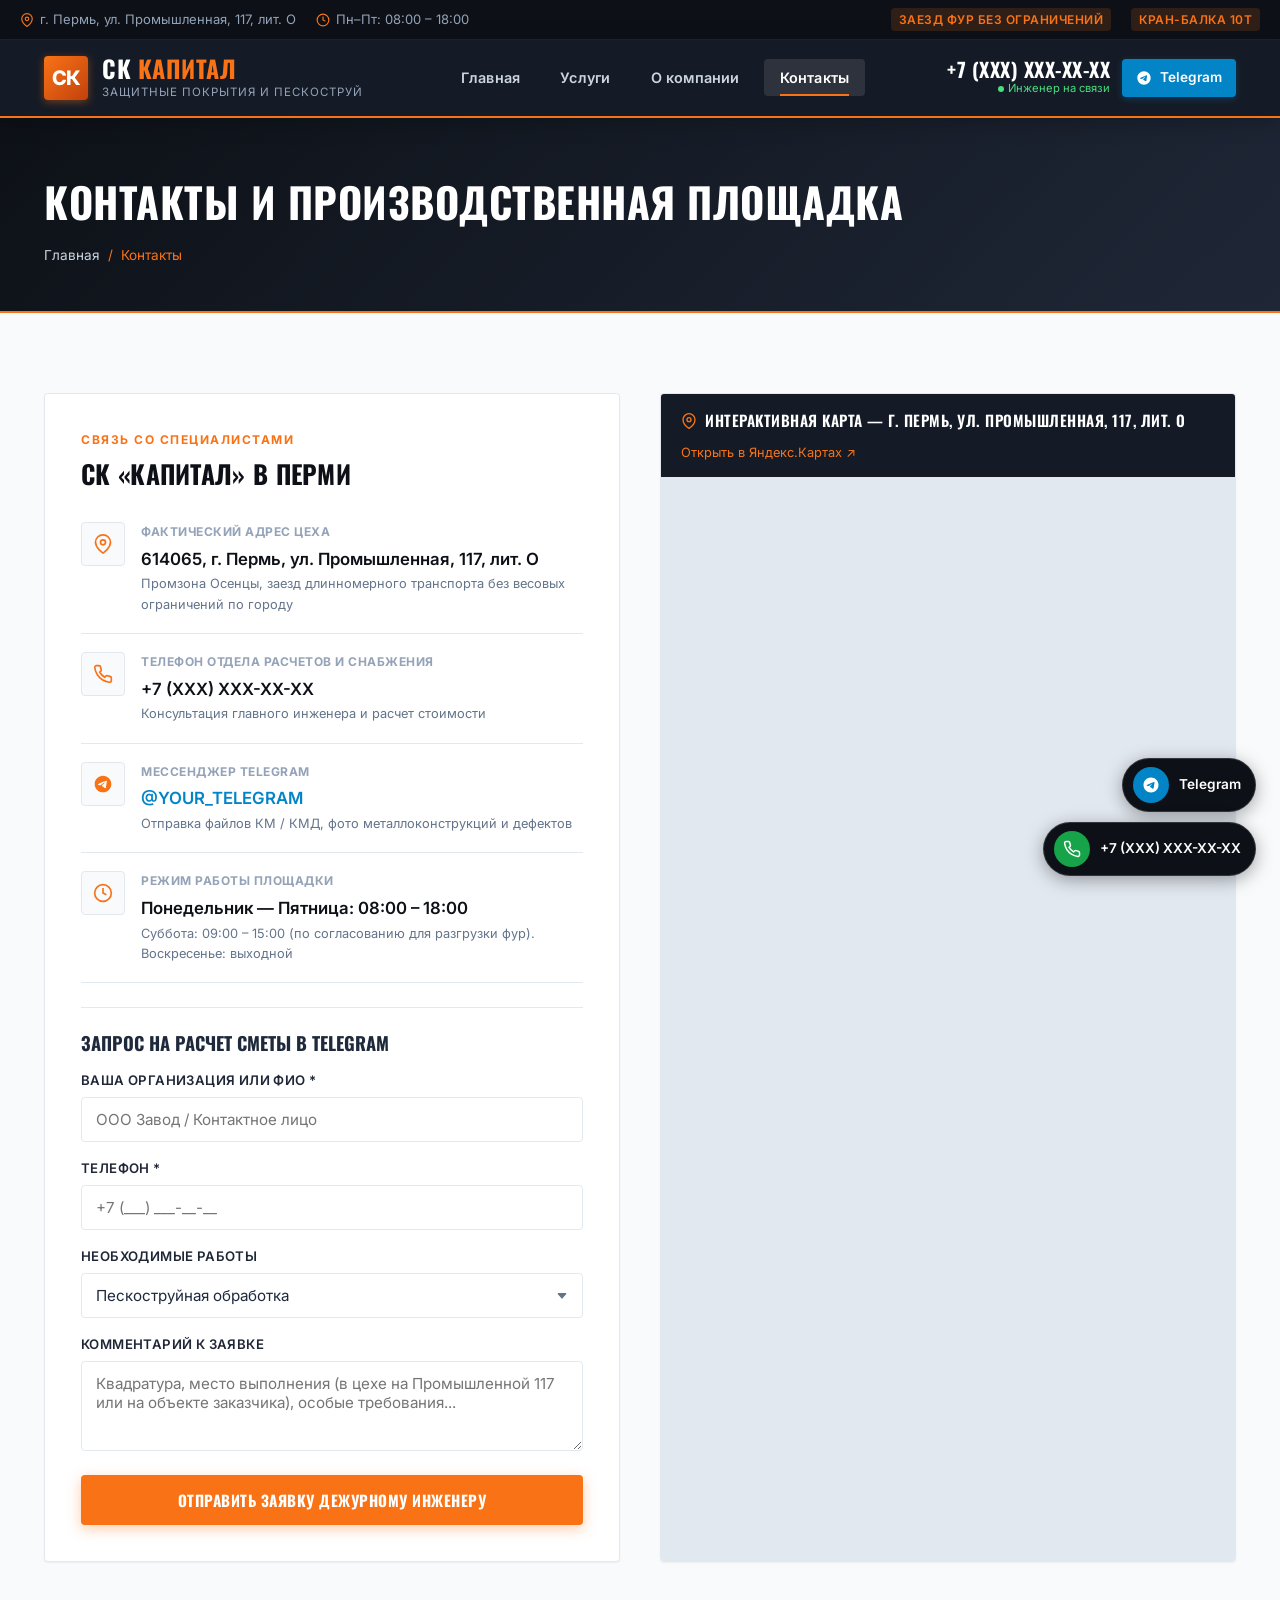
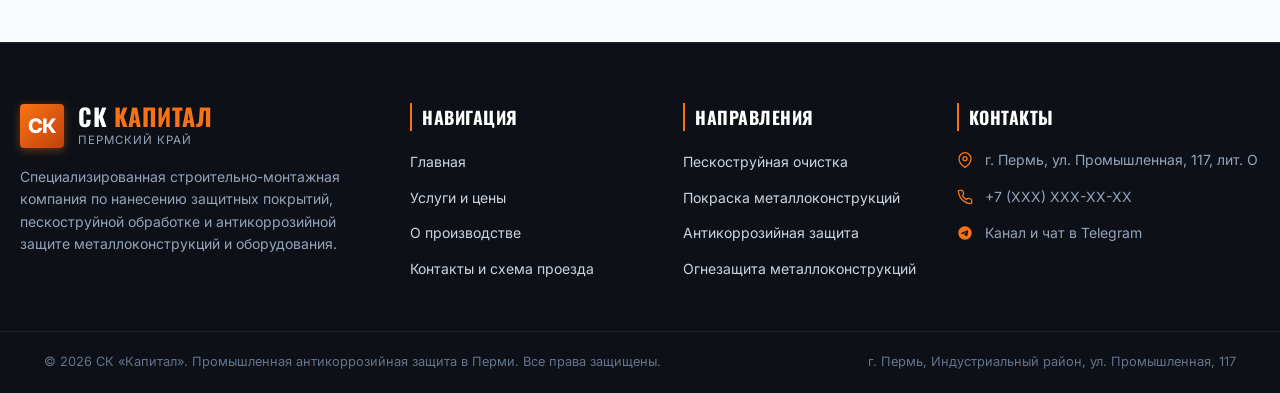
<file: contacts.html>
<!DOCTYPE html>
<html lang="ru">
<head>
  <meta charset="UTF-8">
  <meta name="viewport" content="width=device-width, initial-scale=1.0">
  <meta name="description" content="Контакты СК Капитал в Перми — ул. Промышленная, 117 лит. О. Телефоны, Telegram инженера, реквизиты, схема заезда грузового транспорта и интерактивная карта.">
  <title>Контакты и схема проезда — СК Капитал (Пермь)</title>
  <link rel="stylesheet" href="css/style.css">
</head>
<body>

  <!-- TOP BAR -->
  <div class="topbar">
    <div class="container topbar__inner">
      <div class="topbar__info">
        <span class="topbar__item">
          <svg viewBox="0 0 24 24" fill="none" stroke="currentColor" stroke-width="2"><path d="M21 10c0 7-9 13-9 13s-9-6-9-13a9 9 0 0 1 18 0z"/><circle cx="12" cy="10" r="3"/></svg>
          г. Пермь, ул. Промышленная, 117, лит. О
        </span>
        <span class="topbar__item">
          <svg viewBox="0 0 24 24" fill="none" stroke="currentColor" stroke-width="2"><circle cx="12" cy="12" r="10"/><polyline points="12 6 12 12 16 14"/></svg>
          Пн–Пт: 08:00 – 18:00
        </span>
      </div>
      <div class="topbar__info">
        <span class="topbar__badge">Заезд фур без ограничений</span>
        <span class="topbar__badge">Кран-балка 10т</span>
      </div>
    </div>
  </div>

  <!-- HEADER -->
  <header class="header">
    <div class="container header__inner">
      <a href="index.html" class="logo">
        <div class="logo__mark">СК</div>
        <div class="logo__text">
          <span class="logo__title">СК <span>Капитал</span></span>
          <span class="logo__subtitle">Защитные покрытия и пескоструй</span>
        </div>
      </a>

      <nav class="nav" aria-label="Основное меню">
        <ul class="nav__list">
          <li><a href="index.html" class="nav__link">Главная</a></li>
          <li><a href="services.html" class="nav__link">Услуги</a></li>
          <li><a href="about.html" class="nav__link">О компании</a></li>
          <li><a href="contacts.html" class="nav__link nav__link--active">Контакты</a></li>
        </ul>
      </nav>

      <div class="header__actions">
        <div class="header__phone-wrap">
          <a href="tel:+7XXXXXXXXXX" class="header__phone-number">+7 (XXX) XXX-XX-XX</a>
          <span class="header__phone-hint">Инженер на связи</span>
        </div>
        <a href="https://t.me/YOUR_TELEGRAM" target="_blank" rel="noopener" class="btn-tg-header">
          <svg viewBox="0 0 24 24" fill="currentColor"><path d="M12 2C6.48 2 2 6.48 2 12s4.48 10 10 10 10-4.48 10-10S17.52 2 12 2zm4.64 6.8c-.15 1.58-.8 5.42-1.13 7.19-.14.75-.42 1-.68 1.03-.58.05-1.02-.38-1.58-.75-.88-.58-1.38-.94-2.23-1.5-.99-.65-.35-1.01.22-1.59.15-.15 2.71-2.48 2.76-2.69a.2.2 0 0 0-.05-.18c-.06-.05-.14-.03-.21-.02-.09.02-1.49.95-4.22 2.79-.4.27-.76.41-1.08.4-.36-.01-1.04-.2-1.55-.37-.63-.2-1.12-.31-1.08-.66.02-.18.27-.36.75-.55 2.92-1.27 4.86-2.11 5.83-2.51 2.78-1.16 3.35-1.36 3.73-1.36.08 0 .27.02.39.12.1.08.13.19.14.27-.01.06.01.24 0 .38z"/></svg>
          Telegram
        </a>
      </div>

      <button class="burger" aria-label="Открыть мобильное меню">
        <span></span><span></span><span></span>
      </button>
    </div>
  </header>

  <!-- PAGE HERO -->
  <div class="page-hero">
    <div class="container">
      <h1 class="page-hero__title">Контакты и производственная площадка</h1>
      <div class="breadcrumbs">
        <a href="index.html">Главная</a>
        <span>/</span>
        <span>Контакты</span>
      </div>
    </div>
  </div>

  <!-- CONTACTS MAIN -->
  <section class="section">
    <div class="container">
      <div class="contact-section-grid">

        <!-- Contacts Info Box -->
        <div class="contact-card-box">
          <span class="section-tag">Связь со специалистами</span>
          <h2 class="section-title" style="font-size: 1.6rem; margin-bottom: 16px;">СК «Капитал» в Перми</h2>

          <div class="contact-detail">
            <div class="contact-detail__icon">
              <svg viewBox="0 0 24 24" fill="none" stroke="currentColor" stroke-width="2"><path d="M21 10c0 7-9 13-9 13s-9-6-9-13a9 9 0 0 1 18 0z"/><circle cx="12" cy="10" r="3"/></svg>
            </div>
            <div class="contact-detail__content">
              <div class="contact-detail__label">Фактический адрес цеха</div>
              <div class="contact-detail__value">614065, г. Пермь, ул. Промышленная, 117, лит. О</div>
              <div class="contact-detail__sub">Промзона Осенцы, заезд длинномерного транспорта без весовых ограничений по городу</div>
            </div>
          </div>

          <div class="contact-detail">
            <div class="contact-detail__icon">
              <svg viewBox="0 0 24 24" fill="none" stroke="currentColor" stroke-width="2"><path d="M22 16.92v3a2 2 0 0 1-2.18 2 19.79 19.79 0 0 1-8.63-3.07 19.5 19.5 0 0 1-6-6 19.79 19.79 0 0 1-3.07-8.67A2 2 0 0 1 4.11 2h3a2 2 0 0 1 2 1.72 12.84 12.84 0 0 0 .7 2.81 2 2 0 0 1-.45 2.11L8.09 9.91a16 16 0 0 0 6 6l1.27-1.27a2 2 0 0 1 2.11-.45 12.84 12.84 0 0 0 2.81.7A2 2 0 0 1 22 16.92z"/></svg>
            </div>
            <div class="contact-detail__content">
              <div class="contact-detail__label">Телефон отдела расчетов и снабжения</div>
              <div class="contact-detail__value"><a href="tel:+7XXXXXXXXXX">+7 (XXX) XXX-XX-XX</a></div>
              <div class="contact-detail__sub">Консультация главного инженера и расчет стоимости</div>
            </div>
          </div>

          <div class="contact-detail">
            <div class="contact-detail__icon">
              <svg viewBox="0 0 24 24" fill="currentColor"><path d="M12 2C6.48 2 2 6.48 2 12s4.48 10 10 10 10-4.48 10-10S17.52 2 12 2zm4.64 6.8c-.15 1.58-.8 5.42-1.13 7.19-.14.75-.42 1-.68 1.03-.58.05-1.02-.38-1.58-.75-.88-.58-1.38-.94-2.23-1.5-.99-.65-.35-1.01.22-1.59.15-.15 2.71-2.48 2.76-2.69a.2.2 0 0 0-.05-.18c-.06-.05-.14-.03-.21-.02-.09.02-1.49.95-4.22 2.79-.4.27-.76.41-1.08.4-.36-.01-1.04-.2-1.55-.37-.63-.2-1.12-.31-1.08-.66.02-.18.27-.36.75-.55 2.92-1.27 4.86-2.11 5.83-2.51 2.78-1.16 3.35-1.36 3.73-1.36.08 0 .27.02.39.12.1.08.13.19.14.27-.01.06.01.24 0 .38z"/></svg>
            </div>
            <div class="contact-detail__content">
              <div class="contact-detail__label">Мессенджер Telegram</div>
              <div class="contact-detail__value">
                <a href="https://t.me/YOUR_TELEGRAM" target="_blank" rel="noopener" style="color: #0284c7;">
                  @YOUR_TELEGRAM
                </a>
              </div>
              <div class="contact-detail__sub">Отправка файлов КМ / КМД, фото металлоконструкций и дефектов</div>
            </div>
          </div>

          <div class="contact-detail">
            <div class="contact-detail__icon">
              <svg viewBox="0 0 24 24" fill="none" stroke="currentColor" stroke-width="2"><circle cx="12" cy="12" r="10"/><polyline points="12 6 12 12 16 14"/></svg>
            </div>
            <div class="contact-detail__content">
              <div class="contact-detail__label">Режим работы площадки</div>
              <div class="contact-detail__value">Понедельник — Пятница: 08:00 – 18:00</div>
              <div class="contact-detail__sub">Суббота: 09:00 – 15:00 (по согласованию для разгрузки фур). Воскресенье: выходной</div>
            </div>
          </div>

          <!-- Form inside contacts card -->
          <form class="ajax-form" data-form-title="Форма со страницы Контакты" style="margin-top: 24px; padding-top: 20px; border-top: 1px solid var(--c-border);">
            <h4 style="font-family: var(--font-heading); text-transform: uppercase; margin-bottom: 12px; font-size: 1.15rem;">Запрос на расчет сметы в Telegram</h4>
            <div class="form-status"></div>

            <div class="form-group">
              <label class="form-label">Ваша организация или ФИО *</label>
              <input type="text" name="name" class="form-control" placeholder="ООО Завод / Контактное лицо" required>
            </div>

            <div class="form-group">
              <label class="form-label">Телефон *</label>
              <input type="tel" name="phone" class="form-control" placeholder="+7 (___) ___-__-__" required>
            </div>

            <div class="form-group">
              <label class="form-label">Необходимые работы</label>
              <select name="service" class="form-control form-select">
                <option value="Пескоструйная обработка">Пескоструйная обработка</option>
                <option value="Покраска металлоконструкций">Покраска металлоконструкций</option>
                <option value="Огнезащитная обработка">Огнезащитная обработка</option>
                <option value="Окраска резервуаров/емкостей">Окраска резервуаров/емкостей</option>
                <option value="Комплексная антикоррозийная защита">Комплексная антикоррозийная защита</option>
              </select>
            </div>

            <div class="form-group">
              <label class="form-label">Комментарий к заявке</label>
              <textarea name="message" class="form-control" placeholder="Квадратура, место выполнения (в цехе на Промышленной 117 или на объекте заказчика), особые требования..."></textarea>
            </div>

            <button type="submit" class="btn btn--primary" style="width: 100%;">
              Отправить заявку дежурному инженеру
            </button>
          </form>
        </div>

        <!-- Map & Directions -->
        <div class="map-wrapper">
          <div class="map-wrapper__bar">
            <span class="map-wrapper__title">
              <svg viewBox="0 0 24 24" fill="none" stroke="currentColor" stroke-width="2"><path d="M21 10c0 7-9 13-9 13s-9-6-9-13a9 9 0 0 1 18 0z"/><circle cx="12" cy="10" r="3"/></svg>
              Интерактивная карта — г. Пермь, ул. Промышленная, 117, лит. О
            </span>
            <a href="https://yandex.ru/maps/?text=Пермь+Промышленная+117" target="_blank" rel="noopener" class="map-wrapper__link">
              Открыть в Яндекс.Картах ↗
            </a>
          </div>

          <div class="map-container" id="map" style="height: 100%; min-height: 540px;">
            <!-- Яндекс.Карта будет отрисована через js/main.js или fallback iframe -->
          </div>
        </div>

      </div>
    </div>
  </section>

  <!-- FOOTER -->
  <footer class="footer">
    <div class="container footer__main">
      <div class="footer__grid">
        <div class="footer__about">
          <div class="logo" style="margin-bottom: 16px;">
            <div class="logo__mark">СК</div>
            <div class="logo__text">
              <span class="logo__title">СК <span>Капитал</span></span>
              <span class="logo__subtitle">Пермский край</span>
            </div>
          </div>
          <p>
            Специализированная строительно-монтажная компания по нанесению защитных покрытий, пескоструйной обработке и антикоррозийной защите металлоконструкций и оборудования.
          </p>
        </div>

        <div>
          <h4 class="footer__col-title">Навигация</h4>
          <ul class="footer__links">
            <li><a href="index.html">Главная</a></li>
            <li><a href="services.html">Услуги и цены</a></li>
            <li><a href="about.html">О производстве</a></li>
            <li><a href="contacts.html">Контакты и схема проезда</a></li>
          </ul>
        </div>

        <div>
          <h4 class="footer__col-title">Направления</h4>
          <ul class="footer__links">
            <li><a href="services.html#sandblasting">Пескоструйная очистка</a></li>
            <li><a href="services.html#painting">Покраска металлоконструкций</a></li>
            <li><a href="services.html#anticorrosion">Антикоррозийная защита</a></li>
            <li><a href="services.html#fireprotection">Огнезащита металлоконструкций</a></li>
          </ul>
        </div>

        <div>
          <h4 class="footer__col-title">Контакты</h4>
          <ul class="footer__contacts">
            <li>
              <svg viewBox="0 0 24 24" fill="none" stroke="currentColor" stroke-width="2"><path d="M21 10c0 7-9 13-9 13s-9-6-9-13a9 9 0 0 1 18 0z"/><circle cx="12" cy="10" r="3"/></svg>
              <span>г. Пермь, ул. Промышленная, 117, лит. О</span>
            </li>
            <li>
              <svg viewBox="0 0 24 24" fill="none" stroke="currentColor" stroke-width="2"><path d="M22 16.92v3a2 2 0 0 1-2.18 2 19.79 19.79 0 0 1-8.63-3.07 19.5 19.5 0 0 1-6-6 19.79 19.79 0 0 1-3.07-8.67A2 2 0 0 1 4.11 2h3a2 2 0 0 1 2 1.72 12.84 12.84 0 0 0 .7 2.81 2 2 0 0 1-.45 2.11L8.09 9.91a16 16 0 0 0 6 6l1.27-1.27a2 2 0 0 1 2.11-.45 12.84 12.84 0 0 0 2.81.7A2 2 0 0 1 22 16.92z"/></svg>
              <a href="tel:+7XXXXXXXXXX">+7 (XXX) XXX-XX-XX</a>
            </li>
            <li>
              <svg viewBox="0 0 24 24" fill="currentColor"><path d="M12 2C6.48 2 2 6.48 2 12s4.48 10 10 10 10-4.48 10-10S17.52 2 12 2zm4.64 6.8c-.15 1.58-.8 5.42-1.13 7.19-.14.75-.42 1-.68 1.03-.58.05-1.02-.38-1.58-.75-.88-.58-1.38-.94-2.23-1.5-.99-.65-.35-1.01.22-1.59.15-.15 2.71-2.48 2.76-2.69a.2.2 0 0 0-.05-.18c-.06-.05-.14-.03-.21-.02-.09.02-1.49.95-4.22 2.79-.4.27-.76.41-1.08.4-.36-.01-1.04-.2-1.55-.37-.63-.2-1.12-.31-1.08-.66.02-.18.27-.36.75-.55 2.92-1.27 4.86-2.11 5.83-2.51 2.78-1.16 3.35-1.36 3.73-1.36.08 0 .27.02.39.12.1.08.13.19.14.27-.01.06.01.24 0 .38z"/></svg>
              <a href="https://t.me/YOUR_TELEGRAM" target="_blank" rel="noopener">Канал и чат в Telegram</a>
            </li>
          </ul>
        </div>
      </div>
    </div>

    <div class="footer__bottom">
      <div class="container footer__bottom-inner">
        <div>© 2026 СК «Капитал». Промышленная антикоррозийная защита в Перми. Все права защищены.</div>
        <div>г. Пермь, Индустриальный район, ул. Промышленная, 117</div>
      </div>
    </div>
  </footer>

  <!-- FLOATING QUICK DOCK -->
  <div class="float-dock">
    <a href="https://t.me/YOUR_TELEGRAM" target="_blank" rel="noopener" class="float-dock__item float-dock__item--tg" title="Написать инженеру в Telegram">
      <div class="float-dock__icon">
        <svg viewBox="0 0 24 24" fill="currentColor"><path d="M12 2C6.48 2 2 6.48 2 12s4.48 10 10 10 10-4.48 10-10S17.52 2 12 2zm4.64 6.8c-.15 1.58-.8 5.42-1.13 7.19-.14.75-.42 1-.68 1.03-.58.05-1.02-.38-1.58-.75-.88-.58-1.38-.94-2.23-1.5-.99-.65-.35-1.01.22-1.59.15-.15 2.71-2.48 2.76-2.69a.2.2 0 0 0-.05-.18c-.06-.05-.14-.03-.21-.02-.09.02-1.49.95-4.22 2.79-.4.27-.76.41-1.08.4-.36-.01-1.04-.2-1.55-.37-.63-.2-1.12-.31-1.08-.66.02-.18.27-.36.75-.55 2.92-1.27 4.86-2.11 5.83-2.51 2.78-1.16 3.35-1.36 3.73-1.36.08 0 .27.02.39.12.1.08.13.19.14.27-.01.06.01.24 0 .38z"/></svg>
      </div>
      <span class="float-dock__text">Telegram</span>
    </a>
    <a href="tel:+7XXXXXXXXXX" class="float-dock__item float-dock__item--phone" title="Позвонить инженеру">
      <div class="float-dock__icon">
        <svg viewBox="0 0 24 24" fill="none" stroke="currentColor" stroke-width="2"><path d="M22 16.92v3a2 2 0 0 1-2.18 2 19.79 19.79 0 0 1-8.63-3.07 19.5 19.5 0 0 1-6-6 19.79 19.79 0 0 1-3.07-8.67A2 2 0 0 1 4.11 2h3a2 2 0 0 1 2 1.72 12.84 12.84 0 0 0 .7 2.81 2 2 0 0 1-.45 2.11L8.09 9.91a16 16 0 0 0 6 6l1.27-1.27a2 2 0 0 1 2.11-.45 12.84 12.84 0 0 0 2.81.7A2 2 0 0 1 22 16.92z"/></svg>
      </div>
      <span class="float-dock__text">+7 (XXX) XXX-XX-XX</span>
    </a>
  </div>

  <script src="js/main.js"></script>
</body>
</html>
</file>
<file: css/style.css>
@charset "UTF-8";
@import url('https://fonts.googleapis.com/css2?family=Inter:wght@400;500;600;700;800&family=Oswald:wght@500;600;700&display=swap');

:root {
  --font-main: 'Inter', -apple-system, BlinkMacSystemFont, "Segoe UI", Roboto, sans-serif;
  --font-heading: 'Oswald', 'Inter', sans-serif;

  /* Industrial Color Palette */
  --c-dark-900: #0d1117;
  --c-dark-800: #151b26;
  --c-dark-700: #1f2737;
  --c-dark-600: #2d3748;
  
  --c-accent: #f97316;        /* Safety industrial orange */
  --c-accent-hover: #ea580c;
  --c-accent-light: #fff7ed;
  --c-accent-dark: #c2410c;

  --c-steel: #38bdf8;
  --c-text-main: #1e293b;
  --c-text-muted: #64748b;
  --c-text-light: #94a3b8;
  
  --c-bg-light: #f8fafc;
  --c-bg-surface: #ffffff;
  --c-border: #e2e8f0;
  --c-border-dark: #334155;

  --radius-sm: 4px;
  --radius-md: 6px;
  --radius-lg: 10px;

  --shadow-sm: 0 1px 2px 0 rgb(0 0 0 / 0.05);
  --shadow-md: 0 4px 6px -1px rgb(0 0 0 / 0.1), 0 2px 4px -2px rgb(0 0 0 / 0.1);
  --shadow-lg: 0 10px 15px -3px rgb(0 0 0 / 0.1), 0 4px 6px -4px rgb(0 0 0 / 0.1);
  --shadow-xl: 0 20px 25px -5px rgb(0 0 0 / 0.15), 0 8px 10px -6px rgb(0 0 0 / 0.1);

  --transition: all 0.2s cubic-bezier(0.16, 1, 0.3, 1);
}

*, *::before, *::after {
  box-sizing: border-box;
  margin: 0;
  padding: 0;
}

html {
  scroll-behavior: smooth;
  font-size: 16px;
}

body {
  font-family: var(--font-main);
  background-color: var(--c-bg-light);
  color: var(--c-text-main);
  line-height: 1.6;
  -webkit-font-smoothing: antialiased;
  min-height: 100vh;
  display: flex;
  flex-direction: column;
}

img {
  max-width: 100%;
  height: auto;
  display: block;
}

a {
  color: inherit;
  text-decoration: none;
  transition: var(--transition);
}

ul {
  list-style: none;
}

.container {
  width: 100%;
  max-width: 1240px;
  margin: 0 auto;
  padding: 0 24px;
}

/* ==========================================================================
   TOP BAR (Technical / B2B header)
   ========================================================================== */
.topbar {
  background: var(--c-dark-900);
  color: var(--c-text-light);
  font-size: 0.8125rem;
  border-bottom: 1px solid rgba(255, 255, 255, 0.08);
}

.topbar__inner {
  display: flex;
  align-items: center;
  justify-content: space-between;
  padding: 8px 0;
  gap: 16px;
  flex-wrap: wrap;
}

.topbar__info {
  display: flex;
  align-items: center;
  gap: 20px;
  flex-wrap: wrap;
}

.topbar__item {
  display: inline-flex;
  align-items: center;
  gap: 6px;
}

.topbar__item svg {
  width: 14px;
  height: 14px;
  color: var(--c-accent);
  flex-shrink: 0;
}

.topbar__badge {
  background: rgba(249, 115, 22, 0.15);
  color: var(--c-accent);
  padding: 2px 8px;
  border-radius: var(--radius-sm);
  font-weight: 600;
  font-size: 0.75rem;
  letter-spacing: 0.5px;
  text-transform: uppercase;
}

/* ==========================================================================
   MAIN HEADER
   ========================================================================== */
.header {
  background: var(--c-dark-800);
  position: sticky;
  top: 0;
  z-index: 999;
  box-shadow: 0 4px 20px rgba(0, 0, 0, 0.25);
  border-bottom: 2px solid var(--c-accent);
}

.header__inner {
  display: flex;
  align-items: center;
  justify-content: space-between;
  height: 76px;
  gap: 20px;
}

.logo {
  display: flex;
  align-items: center;
  gap: 14px;
}

.logo__mark {
  width: 44px;
  height: 44px;
  background: linear-gradient(135deg, var(--c-accent) 0%, var(--c-accent-dark) 100%);
  display: flex;
  align-items: center;
  justify-content: center;
  color: #fff;
  border-radius: var(--radius-sm);
  font-weight: 800;
  font-size: 1.25rem;
  letter-spacing: -0.5px;
  box-shadow: 0 2px 8px rgba(249, 115, 22, 0.4);
}

.logo__text {
  display: flex;
  flex-direction: column;
}

.logo__title {
  font-family: var(--font-heading);
  font-size: 1.5rem;
  font-weight: 700;
  letter-spacing: 0.5px;
  color: #fff;
  line-height: 1.1;
  text-transform: uppercase;
}

.logo__title span {
  color: var(--c-accent);
}

.logo__subtitle {
  font-size: 0.72rem;
  color: var(--c-text-light);
  text-transform: uppercase;
  letter-spacing: 1px;
  margin-top: 2px;
}

/* Navigation */
.nav__list {
  display: flex;
  align-items: center;
  gap: 8px;
}

.nav__link {
  color: #cbd5e1;
  font-weight: 600;
  font-size: 0.9rem;
  padding: 10px 16px;
  border-radius: var(--radius-sm);
  letter-spacing: 0.2px;
  transition: var(--transition);
  position: relative;
}

.nav__link:hover {
  color: #fff;
  background: rgba(255, 255, 255, 0.06);
}

.nav__link--active {
  color: #fff;
  background: rgba(255, 255, 255, 0.1);
}

.nav__link--active::after {
  content: '';
  position: absolute;
  bottom: 0;
  left: 16px;
  right: 16px;
  height: 2px;
  background: var(--c-accent);
}

/* Header Action Buttons */
.header__actions {
  display: flex;
  align-items: center;
  gap: 12px;
}

.header__phone-wrap {
  display: flex;
  flex-direction: column;
  align-items: flex-end;
}

.header__phone-number {
  font-family: var(--font-heading);
  font-size: 1.25rem;
  font-weight: 700;
  color: #fff;
  letter-spacing: 0.5px;
  line-height: 1.1;
  transition: var(--transition);
}

.header__phone-number:hover {
  color: var(--c-accent);
}

.header__phone-hint {
  font-size: 0.7rem;
  color: #4ade80;
  display: flex;
  align-items: center;
  gap: 4px;
}

.header__phone-hint::before {
  content: '';
  width: 6px;
  height: 6px;
  background: #4ade80;
  border-radius: 50%;
  display: inline-block;
}

.btn-tg-header {
  display: inline-flex;
  align-items: center;
  gap: 8px;
  background: #0284c7;
  color: #fff;
  padding: 8px 14px;
  border-radius: var(--radius-sm);
  font-size: 0.85rem;
  font-weight: 600;
  box-shadow: 0 2px 6px rgba(2, 132, 199, 0.3);
}

.btn-tg-header:hover {
  background: #0369a1;
  transform: translateY(-1px);
}

.btn-tg-header svg {
  width: 16px;
  height: 16px;
}

/* Mobile Burger */
.burger {
  display: none;
  background: transparent;
  border: 1px solid rgba(255, 255, 255, 0.2);
  border-radius: var(--radius-sm);
  padding: 8px;
  cursor: pointer;
  flex-direction: column;
  gap: 5px;
}

.burger span {
  width: 24px;
  height: 2px;
  background: #fff;
  transition: var(--transition);
}

/* ==========================================================================
   BUTTONS & CONTROLS
   ========================================================================== */
.btn {
  display: inline-flex;
  align-items: center;
  justify-content: center;
  gap: 10px;
  padding: 14px 26px;
  font-size: 0.95rem;
  font-weight: 700;
  border-radius: var(--radius-sm);
  cursor: pointer;
  border: none;
  transition: var(--transition);
  text-transform: uppercase;
  letter-spacing: 0.5px;
  font-family: var(--font-heading);
}

.btn svg {
  width: 18px;
  height: 18px;
  flex-shrink: 0;
}

.btn--primary {
  background: var(--c-accent);
  color: #fff;
  box-shadow: 0 4px 14px rgba(249, 115, 22, 0.35);
}

.btn--primary:hover {
  background: var(--c-accent-hover);
  box-shadow: 0 6px 20px rgba(249, 115, 22, 0.45);
  transform: translateY(-2px);
}

.btn--outline-light {
  background: rgba(255, 255, 255, 0.05);
  color: #fff;
  border: 1px solid rgba(255, 255, 255, 0.25);
}

.btn--outline-light:hover {
  background: rgba(255, 255, 255, 0.15);
  border-color: #fff;
}

.btn--telegram {
  background: #0ea5e9;
  color: #fff;
  box-shadow: 0 4px 12px rgba(14, 165, 233, 0.3);
}

.btn--telegram:hover {
  background: #0284c7;
}

.btn--dark {
  background: var(--c-dark-800);
  color: #fff;
}

.btn--dark:hover {
  background: var(--c-dark-700);
}

/* ==========================================================================
   HERO SECTION (Industrial & Technical)
   ========================================================================== */
.hero {
  position: relative;
  background: linear-gradient(135deg, rgba(13, 17, 23, 0.94) 0%, rgba(21, 27, 38, 0.88) 100%),
              url('https://images.unsplash.com/photo-1504917599217-d4dc5ebe6122?auto=format&fit=crop&w=1920&q=80') center/cover no-repeat;
  color: #fff;
  padding: 85px 0 70px;
  border-bottom: 1px solid var(--c-dark-600);
}

.hero::after {
  content: '';
  position: absolute;
  bottom: 0;
  left: 0;
  right: 0;
  height: 6px;
  background: repeating-linear-gradient(
    45deg,
    var(--c-accent),
    var(--c-accent) 15px,
    var(--c-dark-900) 15px,
    var(--c-dark-900) 30px
  );
}

.hero__inner {
  display: grid;
  grid-template-columns: 1.25fr 0.95fr;
  gap: 50px;
  align-items: center;
}

.hero__badge {
  display: inline-flex;
  align-items: center;
  gap: 8px;
  background: rgba(249, 115, 22, 0.15);
  border: 1px solid rgba(249, 115, 22, 0.4);
  color: #fb923c;
  padding: 6px 14px;
  border-radius: var(--radius-sm);
  font-size: 0.8rem;
  font-weight: 700;
  text-transform: uppercase;
  letter-spacing: 0.8px;
  margin-bottom: 20px;
}

.hero__title {
  font-family: var(--font-heading);
  font-size: 3rem;
  line-height: 1.15;
  font-weight: 700;
  text-transform: uppercase;
  margin-bottom: 20px;
  letter-spacing: 0.5px;
}

.hero__title span {
  color: var(--c-accent);
}

.hero__lead {
  font-size: 1.1rem;
  color: #cbd5e1;
  line-height: 1.6;
  margin-bottom: 30px;
  max-width: 580px;
}

.hero__specs {
  display: grid;
  grid-template-columns: repeat(3, 1fr);
  gap: 16px;
  margin-bottom: 35px;
}

.hero__spec-card {
  background: rgba(255, 255, 255, 0.05);
  border: 1px solid rgba(255, 255, 255, 0.1);
  padding: 12px 14px;
  border-radius: var(--radius-sm);
  border-left: 3px solid var(--c-accent);
}

.hero__spec-val {
  font-family: var(--font-heading);
  font-size: 1.25rem;
  font-weight: 700;
  color: #fff;
}

.hero__spec-desc {
  font-size: 0.75rem;
  color: #94a3b8;
  margin-top: 2px;
}

.hero__actions {
  display: flex;
  gap: 16px;
  flex-wrap: wrap;
}

/* Quick Quote Box (Right side of hero) */
.quick-calc {
  background: #ffffff;
  color: var(--c-text-main);
  border-radius: var(--radius-md);
  padding: 30px;
  box-shadow: 0 20px 40px rgba(0, 0, 0, 0.4);
  border-top: 4px solid var(--c-accent);
}

.quick-calc__title {
  font-family: var(--font-heading);
  font-size: 1.5rem;
  font-weight: 700;
  text-transform: uppercase;
  color: var(--c-dark-900);
  margin-bottom: 8px;
}

.quick-calc__subtitle {
  font-size: 0.85rem;
  color: var(--c-text-muted);
  margin-bottom: 20px;
}

/* ==========================================================================
   FORMS
   ========================================================================== */
.form-group {
  margin-bottom: 16px;
}

.form-label {
  display: block;
  font-size: 0.825rem;
  font-weight: 600;
  color: var(--c-dark-700);
  margin-bottom: 6px;
  text-transform: uppercase;
  letter-spacing: 0.4px;
}

.form-control {
  width: 100%;
  padding: 12px 14px;
  font-size: 0.95rem;
  font-family: var(--font-main);
  background: #fff;
  border: 1.5px solid var(--c-border);
  border-radius: var(--radius-sm);
  color: var(--c-text-main);
  transition: var(--transition);
}

.form-control:focus {
  outline: none;
  border-color: var(--c-accent);
  box-shadow: 0 0 0 3px rgba(249, 115, 22, 0.15);
}

textarea.form-control {
  resize: vertical;
  min-height: 90px;
}

.form-select {
  appearance: none;
  background-image: url("data:image/svg+xml,%3Csvg xmlns='http://www.w3.org/2000/svg' width='12' height='12' fill='%2364748b' viewBox='0 0 16 16'%3E%3Cpath d='M7.247 11.14 2.451 5.658C1.885 5.013 2.345 4 3.204 4h9.592a1 1 0 0 1 .753 1.659l-4.796 5.48a1 1 0 0 1-1.506 0z'/%3E%3C/svg%3E");
  background-repeat: no-repeat;
  background-position: right 14px center;
  padding-right: 36px;
}

.form-footnote {
  font-size: 0.72rem;
  color: var(--c-text-muted);
  margin-top: 10px;
  line-height: 1.4;
}

.form-status {
  padding: 12px 14px;
  border-radius: var(--radius-sm);
  font-size: 0.875rem;
  font-weight: 500;
  margin-bottom: 16px;
  display: none;
}

.form-status--success {
  display: block;
  background: #ecfdf5;
  color: #065f46;
  border-left: 4px solid #10b981;
}

.form-status--error {
  display: block;
  background: #fef2f2;
  color: #991b1b;
  border-left: 4px solid #ef4444;
}

/* ==========================================================================
   SECTIONS
   ========================================================================== */
.section {
  padding: 80px 0;
}

.section--alt {
  background: #ffffff;
}

.section--dark {
  background: var(--c-dark-900);
  color: #fff;
}

.section-head {
  margin-bottom: 50px;
}

.section-head--center {
  text-align: center;
  max-width: 760px;
  margin-left: auto;
  margin-right: auto;
}

.section-tag {
  display: inline-block;
  font-size: 0.75rem;
  font-weight: 700;
  text-transform: uppercase;
  letter-spacing: 1.5px;
  color: var(--c-accent);
  margin-bottom: 8px;
}

.section-title {
  font-family: var(--font-heading);
  font-size: 2.25rem;
  font-weight: 700;
  text-transform: uppercase;
  color: var(--c-dark-900);
  line-height: 1.2;
  letter-spacing: 0.3px;
}

.section--dark .section-title {
  color: #fff;
}

.section-desc {
  font-size: 1rem;
  color: var(--c-text-muted);
  margin-top: 12px;
  line-height: 1.6;
}

.section--dark .section-desc {
  color: var(--c-text-light);
}

/* ==========================================================================
   SERVICES GRID (B2B cards with real industrial technical focus)
   ========================================================================== */
.services-grid {
  display: grid;
  grid-template-columns: repeat(3, 1fr);
  gap: 28px;
}

.service-card {
  background: #fff;
  border: 1px solid var(--c-border);
  border-radius: var(--radius-sm);
  overflow: hidden;
  display: flex;
  flex-direction: column;
  transition: var(--transition);
  box-shadow: var(--shadow-sm);
  position: relative;
}

.service-card:hover {
  transform: translateY(-4px);
  box-shadow: var(--shadow-xl);
  border-color: #cbd5e1;
}

.service-card__thumb {
  position: relative;
  height: 200px;
  overflow: hidden;
  background: var(--c-dark-700);
}

.service-card__thumb img {
  width: 100%;
  height: 100%;
  object-fit: cover;
  transition: transform 0.5s ease;
}

.service-card:hover .service-card__thumb img {
  transform: scale(1.05);
}

.service-card__badge {
  position: absolute;
  top: 12px;
  left: 12px;
  background: var(--c-dark-900);
  color: #fff;
  font-size: 0.72rem;
  font-weight: 700;
  text-transform: uppercase;
  padding: 4px 10px;
  border-radius: var(--radius-sm);
  letter-spacing: 0.5px;
  border-left: 2px solid var(--c-accent);
}

.service-card__body {
  padding: 24px;
  display: flex;
  flex-direction: column;
  flex-grow: 1;
}

.service-card__title {
  font-family: var(--font-heading);
  font-size: 1.35rem;
  font-weight: 700;
  color: var(--c-dark-900);
  text-transform: uppercase;
  line-height: 1.3;
  margin-bottom: 12px;
}

.service-card__desc {
  font-size: 0.9rem;
  color: var(--c-text-muted);
  line-height: 1.6;
  margin-bottom: 20px;
  flex-grow: 1;
}

.service-card__tags {
  display: flex;
  flex-wrap: wrap;
  gap: 6px;
  margin-bottom: 20px;
}

.service-card__tag {
  background: var(--c-bg-light);
  border: 1px solid var(--c-border);
  color: var(--c-dark-700);
  font-size: 0.75rem;
  padding: 3px 8px;
  border-radius: var(--radius-sm);
  font-weight: 500;
}

.service-card__footer {
  display: flex;
  align-items: center;
  justify-content: space-between;
  border-top: 1px solid var(--c-border);
  padding-top: 16px;
}

.service-card__price {
  font-family: var(--font-heading);
  font-size: 1.15rem;
  font-weight: 700;
  color: var(--c-accent-dark);
}

.service-card__link {
  font-size: 0.85rem;
  font-weight: 700;
  color: var(--c-dark-900);
  display: inline-flex;
  align-items: center;
  gap: 6px;
}

.service-card__link:hover {
  color: var(--c-accent);
}

.service-card__link svg {
  width: 14px;
  height: 14px;
  transition: transform 0.2s;
}

.service-card__link:hover svg {
  transform: translateX(4px);
}

/* ==========================================================================
   PRODUCTION ASSETS / SPECS / FACTORY
   ========================================================================== */
.specs-bar {
  background: var(--c-dark-800);
  border-top: 1px solid var(--c-dark-600);
  border-bottom: 1px solid var(--c-dark-600);
  padding: 40px 0;
  color: #fff;
}

.specs-bar__grid {
  display: grid;
  grid-template-columns: repeat(4, 1fr);
  gap: 30px;
}

.spec-item {
  display: flex;
  align-items: flex-start;
  gap: 16px;
}

.spec-item__icon {
  width: 44px;
  height: 44px;
  background: rgba(249, 115, 22, 0.12);
  border: 1px solid rgba(249, 115, 22, 0.3);
  border-radius: var(--radius-sm);
  display: flex;
  align-items: center;
  justify-content: center;
  color: var(--c-accent);
  flex-shrink: 0;
}

.spec-item__icon svg {
  width: 22px;
  height: 22px;
}

.spec-item__title {
  font-family: var(--font-heading);
  font-size: 1.1rem;
  font-weight: 700;
  text-transform: uppercase;
  color: #fff;
  margin-bottom: 4px;
}

.spec-item__desc {
  font-size: 0.825rem;
  color: var(--c-text-light);
  line-height: 1.5;
}

/* ==========================================================================
   STANDARDS & CERTIFICATES TABLE / GRID
   ========================================================================== */
.standards-grid {
  display: grid;
  grid-template-columns: repeat(4, 1fr);
  gap: 20px;
}

.standard-card {
  background: #fff;
  border: 1px solid var(--c-border);
  padding: 24px;
  border-radius: var(--radius-sm);
  border-top: 3px solid var(--c-dark-700);
  transition: var(--transition);
}

.standard-card:hover {
  border-top-color: var(--c-accent);
  transform: translateY(-2px);
}

.standard-card__code {
  font-family: var(--font-heading);
  font-size: 1.15rem;
  font-weight: 700;
  color: var(--c-dark-900);
  margin-bottom: 6px;
}

.standard-card__desc {
  font-size: 0.85rem;
  color: var(--c-text-muted);
  line-height: 1.5;
}

/* ==========================================================================
   DETAILED SERVICES (FOR services.html)
   ========================================================================== */
.tech-block {
  background: #fff;
  border: 1px solid var(--c-border);
  border-radius: var(--radius-sm);
  margin-bottom: 40px;
  overflow: hidden;
  box-shadow: var(--shadow-sm);
}

.tech-block__inner {
  display: grid;
  grid-template-columns: 1fr 1fr;
}

.tech-block__content {
  padding: 40px;
  display: flex;
  flex-direction: column;
}

.tech-block__media {
  position: relative;
  background: var(--c-dark-700);
  min-height: 320px;
}

.tech-block__media img {
  width: 100%;
  height: 100%;
  object-fit: cover;
}

.tech-block__title {
  font-family: var(--font-heading);
  font-size: 1.8rem;
  font-weight: 700;
  color: var(--c-dark-900);
  text-transform: uppercase;
  margin-bottom: 16px;
  line-height: 1.2;
}

.tech-block__text {
  font-size: 0.95rem;
  color: var(--c-text-muted);
  line-height: 1.7;
  margin-bottom: 24px;
}

.tech-block__list {
  margin-bottom: 28px;
}

.tech-block__list li {
  display: flex;
  align-items: flex-start;
  gap: 10px;
  font-size: 0.9rem;
  color: var(--c-dark-700);
  margin-bottom: 10px;
}

.tech-block__list li svg {
  width: 16px;
  height: 16px;
  color: var(--c-accent);
  margin-top: 3px;
  flex-shrink: 0;
}

.tech-table {
  width: 100%;
  border-collapse: collapse;
  margin-top: 20px;
  font-size: 0.875rem;
}

.tech-table th {
  background: var(--c-dark-800);
  color: #fff;
  text-align: left;
  padding: 10px 14px;
  font-weight: 600;
  font-size: 0.8rem;
  text-transform: uppercase;
}

.tech-table td {
  padding: 10px 14px;
  border-bottom: 1px solid var(--c-border);
  color: var(--c-dark-700);
}

.tech-table tr:nth-child(even) td {
  background: var(--c-bg-light);
}

/* ==========================================================================
   ABOUT PAGE (about.html)
   ========================================================================== */
.about-hero {
  display: grid;
  grid-template-columns: 1.1fr 0.9fr;
  gap: 50px;
  align-items: center;
  margin-bottom: 60px;
}

.about-hero__text h2 {
  font-family: var(--font-heading);
  font-size: 2.2rem;
  text-transform: uppercase;
  color: var(--c-dark-900);
  line-height: 1.2;
  margin-bottom: 20px;
}

.about-hero__text p {
  color: var(--c-text-muted);
  font-size: 1rem;
  line-height: 1.75;
  margin-bottom: 16px;
}

.about-hero__media {
  border-radius: var(--radius-sm);
  overflow: hidden;
  position: relative;
  box-shadow: var(--shadow-lg);
  border: 1px solid var(--c-border);
}

.about-hero__media-badge {
  position: absolute;
  bottom: 20px;
  left: 20px;
  background: var(--c-dark-900);
  color: #fff;
  padding: 14px 20px;
  border-radius: var(--radius-sm);
  border-left: 3px solid var(--c-accent);
}

.about-hero__media-badge strong {
  display: block;
  font-family: var(--font-heading);
  font-size: 1.3rem;
  color: var(--c-accent);
}

.about-hero__media-badge span {
  font-size: 0.8rem;
  color: #cbd5e1;
}

/* Facilities list */
.facilities-grid {
  display: grid;
  grid-template-columns: repeat(3, 1fr);
  gap: 24px;
  margin-top: 30px;
}

.facility-card {
  background: #fff;
  border: 1px solid var(--c-border);
  padding: 24px;
  border-radius: var(--radius-sm);
}

.facility-card__title {
  font-family: var(--font-heading);
  font-size: 1.2rem;
  text-transform: uppercase;
  color: var(--c-dark-900);
  margin-bottom: 8px;
}

.facility-card__desc {
  font-size: 0.875rem;
  color: var(--c-text-muted);
  line-height: 1.6;
}

/* ==========================================================================
   CONTACTS & MAP SECTION
   ========================================================================== */
.contact-section-grid {
  display: grid;
  grid-template-columns: 1fr 1fr;
  gap: 40px;
  align-items: stretch;
}

.contact-card-box {
  background: #fff;
  border: 1px solid var(--c-border);
  border-radius: var(--radius-sm);
  padding: 36px;
  box-shadow: var(--shadow-sm);
  display: flex;
  flex-direction: column;
}

.contact-detail {
  display: flex;
  align-items: flex-start;
  gap: 16px;
  padding: 18px 0;
  border-bottom: 1px solid var(--c-border);
}

.contact-detail:last-child {
  border-bottom: none;
  padding-bottom: 0;
}

.contact-detail__icon {
  width: 44px;
  height: 44px;
  background: var(--c-bg-light);
  border: 1px solid var(--c-border);
  color: var(--c-accent);
  border-radius: var(--radius-sm);
  display: flex;
  align-items: center;
  justify-content: center;
  flex-shrink: 0;
}

.contact-detail__icon svg {
  width: 20px;
  height: 20px;
}

.contact-detail__content {
  flex-grow: 1;
}

.contact-detail__label {
  font-size: 0.75rem;
  font-weight: 700;
  text-transform: uppercase;
  color: var(--c-text-light);
  letter-spacing: 0.5px;
  margin-bottom: 4px;
}

.contact-detail__value {
  font-size: 1.05rem;
  font-weight: 600;
  color: var(--c-dark-900);
}

.contact-detail__value a:hover {
  color: var(--c-accent);
}

.contact-detail__sub {
  font-size: 0.8rem;
  color: var(--c-text-muted);
  margin-top: 2px;
}

/* Yandex Map Container */
.map-wrapper {
  background: #fff;
  border: 1px solid var(--c-border);
  border-radius: var(--radius-sm);
  overflow: hidden;
  box-shadow: var(--shadow-sm);
  display: flex;
  flex-direction: column;
}

.map-wrapper__bar {
  background: var(--c-dark-800);
  color: #fff;
  padding: 14px 20px;
  display: flex;
  align-items: center;
  justify-content: space-between;
  gap: 10px;
  flex-wrap: wrap;
}

.map-wrapper__title {
  font-family: var(--font-heading);
  font-size: 0.95rem;
  font-weight: 600;
  text-transform: uppercase;
  letter-spacing: 0.5px;
  display: flex;
  align-items: center;
  gap: 8px;
}

.map-wrapper__title svg {
  width: 16px;
  height: 16px;
  color: var(--c-accent);
}

.map-wrapper__link {
  font-size: 0.8rem;
  color: var(--c-accent);
  display: inline-flex;
  align-items: center;
  gap: 4px;
}

.map-wrapper__link:hover {
  text-decoration: underline;
}

.map-container {
  width: 100%;
  height: 480px;
  min-height: 480px;
  position: relative;
  background: #e2e8f0;
}

.map-container iframe {
  width: 100%;
  height: 100%;
  border: 0;
}

/* ==========================================================================
   PAGE HEADER (Inner Pages)
   ========================================================================== */
.page-hero {
  background: linear-gradient(135deg, var(--c-dark-900) 0%, var(--c-dark-700) 100%);
  color: #fff;
  padding: 50px 0 45px;
  border-bottom: 2px solid var(--c-accent);
}

.page-hero__title {
  font-family: var(--font-heading);
  font-size: 2.6rem;
  font-weight: 700;
  text-transform: uppercase;
  letter-spacing: 0.5px;
  margin-bottom: 10px;
}

.breadcrumbs {
  display: flex;
  align-items: center;
  gap: 8px;
  font-size: 0.85rem;
  color: var(--c-text-light);
}

.breadcrumbs a {
  color: #cbd5e1;
}

.breadcrumbs a:hover {
  color: var(--c-accent);
}

.breadcrumbs span {
  color: var(--c-accent);
}

/* ==========================================================================
   FOOTER (Industrial B2B)
   ========================================================================== */
.footer {
  background: var(--c-dark-900);
  color: var(--c-text-light);
  border-top: 1px solid rgba(255, 255, 255, 0.08);
  margin-top: auto;
}

.footer__main {
  padding: 60px 0 40px;
}

.footer__grid {
  display: grid;
  grid-template-columns: 1.5fr 1fr 1fr 1.3fr;
  gap: 40px;
}

.footer__col-title {
  font-family: var(--font-heading);
  font-size: 1.1rem;
  font-weight: 700;
  text-transform: uppercase;
  color: #fff;
  margin-bottom: 18px;
  letter-spacing: 0.5px;
  border-left: 2px solid var(--c-accent);
  padding-left: 10px;
}

.footer__about p {
  font-size: 0.875rem;
  line-height: 1.6;
  margin-bottom: 16px;
  color: #94a3b8;
}

.footer__links li {
  margin-bottom: 10px;
}

.footer__links a {
  font-size: 0.875rem;
  color: #cbd5e1;
  display: inline-flex;
  align-items: center;
  gap: 6px;
}

.footer__links a:hover {
  color: var(--c-accent);
  transform: translateX(4px);
}

.footer__contacts li {
  display: flex;
  align-items: flex-start;
  gap: 12px;
  margin-bottom: 14px;
  font-size: 0.875rem;
}

.footer__contacts svg {
  width: 16px;
  height: 16px;
  color: var(--c-accent);
  flex-shrink: 0;
  margin-top: 3px;
}

.footer__bottom {
  border-top: 1px solid rgba(255, 255, 255, 0.06);
  padding: 20px 0;
  font-size: 0.8rem;
  color: #64748b;
}

.footer__bottom-inner {
  display: flex;
  justify-content: space-between;
  align-items: center;
  flex-wrap: wrap;
  gap: 12px;
}

/* ==========================================================================
   FLOATING ACTION WIDGET (Engineered, Sleek, Non-intrusive)
   ========================================================================== */
.float-dock {
  position: fixed;
  bottom: 24px;
  right: 24px;
  z-index: 1000;
  display: flex;
  flex-direction: column;
  align-items: flex-end;
  gap: 10px;
}

.float-dock__item {
  display: flex;
  align-items: center;
  background: var(--c-dark-900);
  color: #fff;
  padding: 8px 14px 8px 10px;
  border-radius: 30px;
  box-shadow: 0 4px 18px rgba(0, 0, 0, 0.35);
  border: 1px solid rgba(255, 255, 255, 0.15);
  transition: var(--transition);
  font-size: 0.85rem;
  font-weight: 600;
  gap: 10px;
  cursor: pointer;
}

.float-dock__item:hover {
  transform: translateY(-2px);
  box-shadow: 0 8px 24px rgba(0, 0, 0, 0.45);
}

.float-dock__icon {
  width: 36px;
  height: 36px;
  border-radius: 50%;
  display: flex;
  align-items: center;
  justify-content: center;
  color: #fff;
  flex-shrink: 0;
}

.float-dock__item--tg .float-dock__icon {
  background: #0284c7;
}

.float-dock__item--phone .float-dock__icon {
  background: #16a34a;
}

.float-dock__icon svg {
  width: 18px;
  height: 18px;
}

/* ==========================================================================
   RESPONSIVE DESIGN
   ========================================================================== */
@media (max-width: 1080px) {
  .hero__inner {
    grid-template-columns: 1fr;
    gap: 40px;
  }
  .services-grid {
    grid-template-columns: repeat(2, 1fr);
  }
  .specs-bar__grid {
    grid-template-columns: repeat(2, 1fr);
  }
  .footer__grid {
    grid-template-columns: 1fr 1fr;
  }
  .standards-grid {
    grid-template-columns: repeat(2, 1fr);
  }
  .tech-block__inner {
    grid-template-columns: 1fr;
  }
  .about-hero {
    grid-template-columns: 1fr;
  }
}

@media (max-width: 820px) {
  .topbar {
    display: none;
  }
  .burger {
    display: flex;
  }
  .nav {
    display: none;
    position: absolute;
    top: 76px;
    left: 0;
    right: 0;
    background: var(--c-dark-800);
    border-bottom: 2px solid var(--c-accent);
    padding: 16px 24px;
    box-shadow: 0 10px 25px rgba(0, 0, 0, 0.3);
  }
  .nav--open {
    display: block;
  }
  .nav__list {
    flex-direction: column;
    align-items: stretch;
    gap: 4px;
  }
  .nav__link {
    padding: 12px 14px;
  }
  .nav__link--active::after {
    display: none;
  }
  .header__actions {
    display: none;
  }
  .services-grid {
    grid-template-columns: 1fr;
  }
  .hero__title {
    font-size: 2.2rem;
  }
  .hero__specs {
    grid-template-columns: 1fr;
  }
  .contact-section-grid {
    grid-template-columns: 1fr;
  }
  .facilities-grid {
    grid-template-columns: 1fr;
  }
  .footer__grid {
    grid-template-columns: 1fr;
  }
  .float-dock__text {
    display: none;
  }
  .float-dock__item {
    padding: 6px;
    border-radius: 50%;
  }
  .float-dock__icon {
    width: 44px;
    height: 44px;
  }
}
</file>
